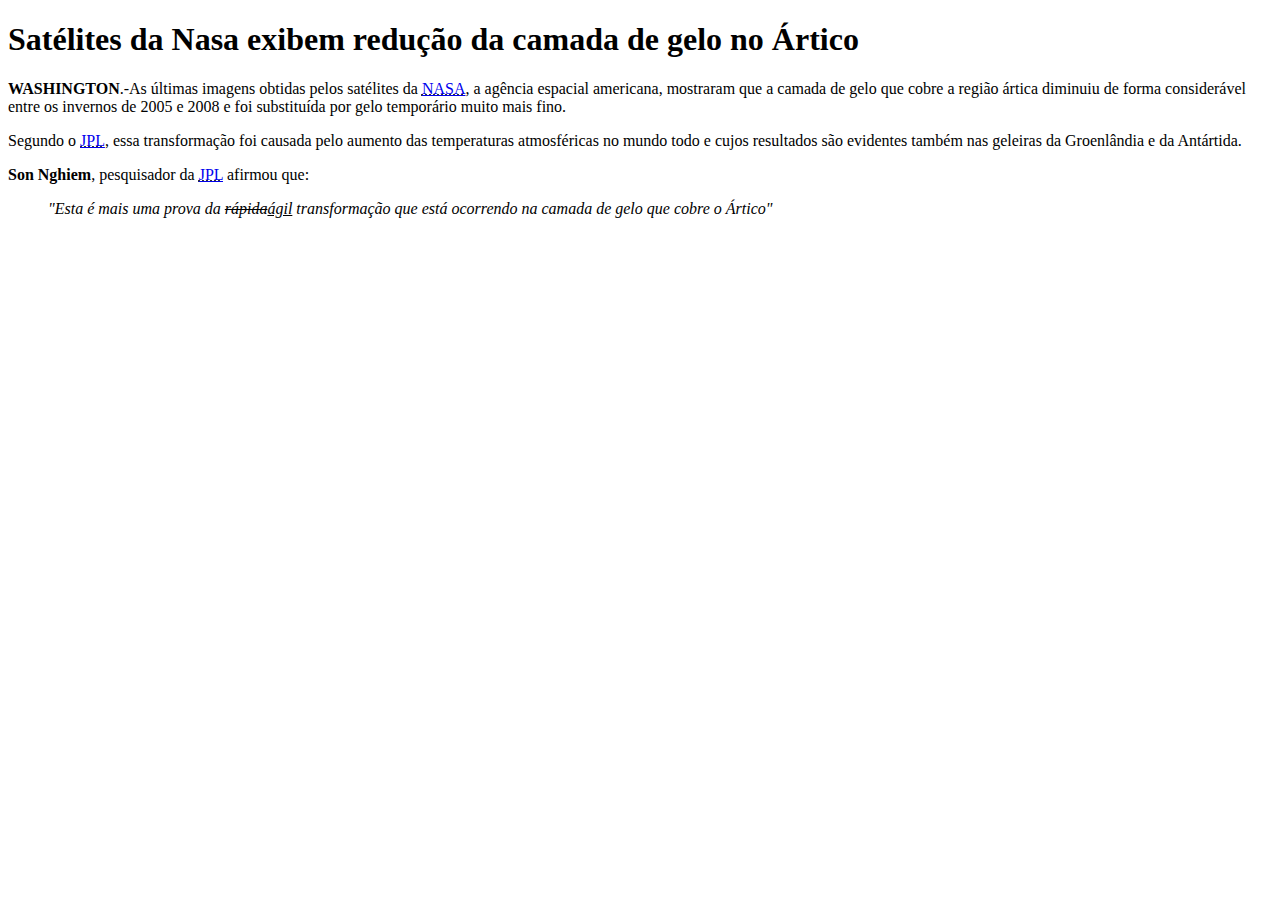
<file: exercicio_01/index.html>
<!DOCTYPE html>
<html lang="pt-br">
<head>
  <meta charset="UTF-8">
  <title>Exercício 01 - HTML</title>
</head>
  <body>
    <h1><strong>Satélites da Nasa exibem redução da camada de gelo no Ártico</strong></h1>
        <p><b>WASHINGTON</b>.-As últimas imagens obtidas pelos satélites da <abbr title="National Aeronautics and Space Administration"> 
        <a href="https://www.nasa.gov/">NASA</a></abbr>, a agência espacial americana, mostraram que a camada de gelo que cobre a região 
        ártica diminuiu de forma considerável entre os invernos de 2005 e 2008 e foi substituída por gelo temporário muito mais fino.</p>
        
        <p>Segundo o <abbr title="Jet Propulsion Laboratory"> <a href="https://www.jpl.nasa.gov/">JPL</a></abbr>, essa transformação foi 
        causada pelo aumento das temperaturas atmosféricas no mundo todo e cujos resultados são evidentes também nas geleiras da Groenlândia e da Antártida.</p>
        
        <p><strong>Son Nghiem</strong>, pesquisador da <abbr title="Jet Propulsion Laboratory"> <a href="https://www.jpl.nasa.gov/">JPL</a></abbr> afirmou que:</p>

        <blockquote><cite>"Esta é mais uma prova da <del>rápida</del><u>ágil</u> transformação que está ocorrendo na camada de gelo que cobre o Ártico"</cite></blockquote>   
  </body>
</html>
</file>
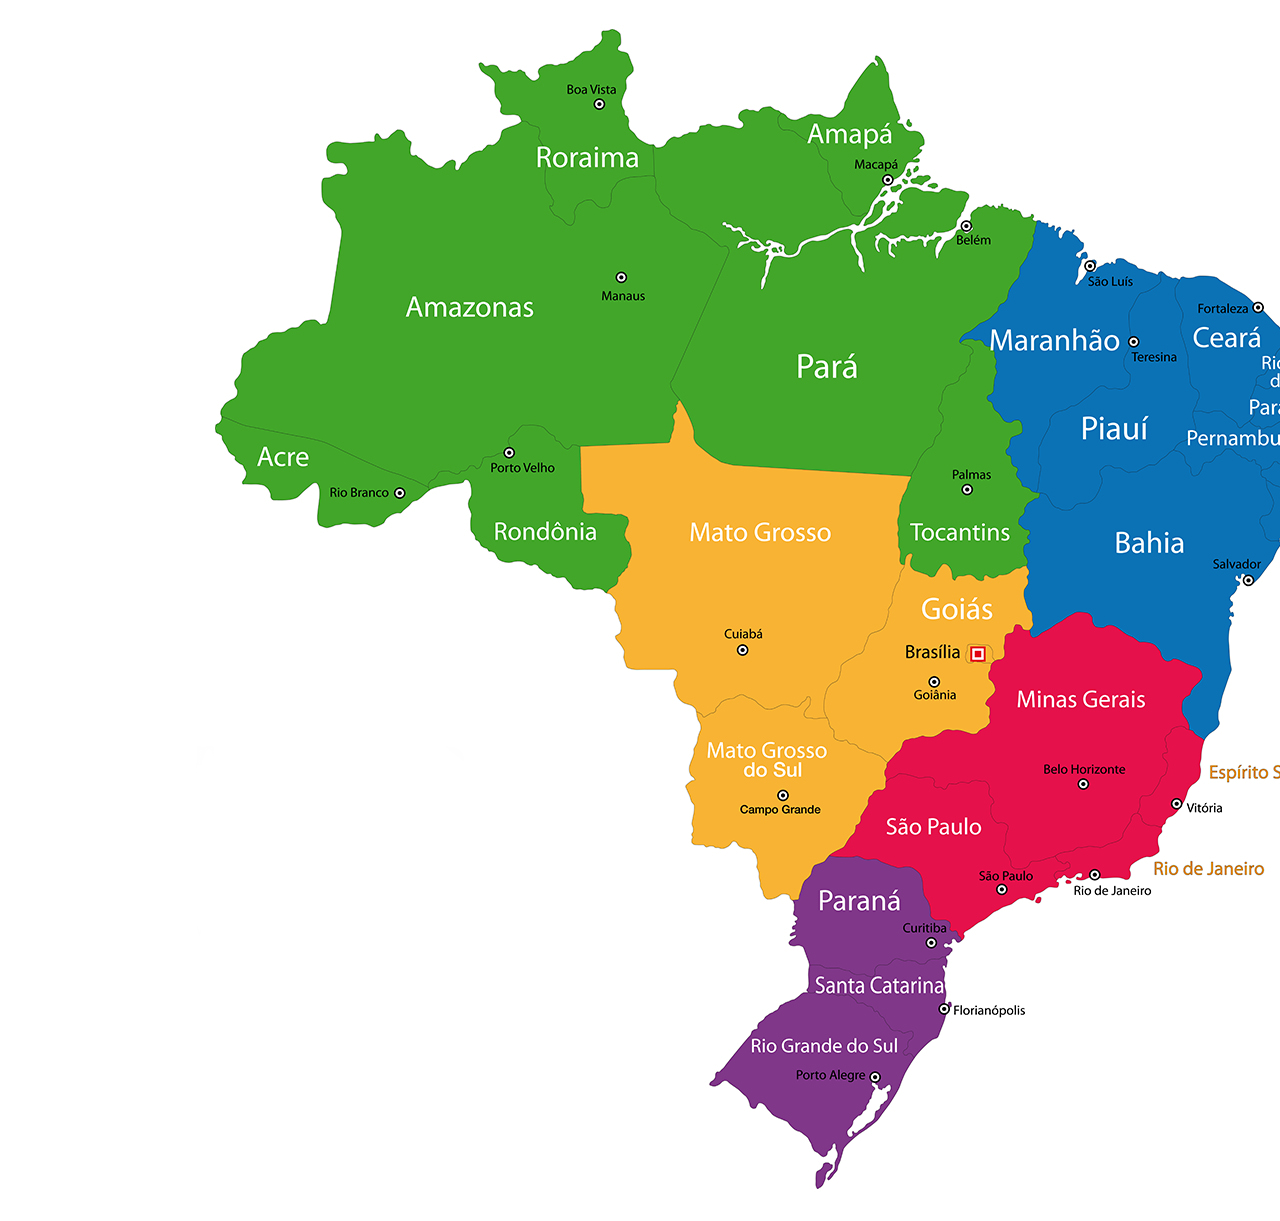
<file: exercicio_03/index.html>
<html lang="pt-br">
  <head>
    <meta charset="UTF-8">
    <meta http-equiv="X-UA-Compatible" content="IE=edge">
    <meta name="viewport" content="width=device-width, initial-scale=1.0">
    <title>Exercício 03 - Tags Imagens e Mapeamento de ImagensTarefa</title>
  </head>
  <body>
    <img src="Imagem Mapa Brasil.png" usemap="#image_map">
    <map name="image_map">
      <area alt="Norte" title="Norte" href="https://pt.wikipedia.org/wiki/Região_Norte_do_Brasil" coords="1021,558 889,543 906,460 723,459 666,384 662,432 570,435 577,505 620,510 605,577 474,533 462,466 320,513 310,467 232,476 238,347 326,315 336,136 455,165 526,119 480,60 605,32 623,127 655,143 733,122 782,113 832,113 869,53 912,140 974,202 1023,212 1021,250 960,328 983,340 984,384 997,421 1018,487 " shape="polygon">
      <area alt="Centro-Oeste" title="Centro-Oeste" href="https://pt.wikipedia.org/wiki/Região_Centro-Oeste_do_Brasil" coords="786,894 867,782 924,710 970,722 1016,565 949,574 899,563 882,526 898,471 692,464 673,402 660,441 574,444 577,499 627,505 621,581 600,586 616,653 676,664 690,698 692,830 749,837 758,887 " shape="polygon">
      <area alt="Nordeste " title="Nordeste " href="https://pt.wikipedia.org/wiki/Região_Nordeste_do_Brasil" coords="1195,728 1220,664 1223,559 1246,570 1280,508 1338,462 1347,411 1337,352 1287,336 1209,273 1124,267 1115,253 1064,281 1067,235 1030,214 1014,267 961,326 988,335 988,391 1020,420 1004,443 1020,478 1037,490 1021,506 1030,620 1073,598 1195,662 1174,698 " shape="polygon">
      <area alt="Sudeste" title="Sudeste" href="https://pt.wikipedia.org/wiki/Região_Sudeste_do_Brasil" coords="956,926 1046,875 1078,871 1121,871 1122,846 1147,844 1151,813 1188,767 1193,735 1168,699 1190,667 1067,607 1030,627 1011,620 988,676 984,724 910,731 866,800 825,846 917,864 926,906 " shape="polygon">
      <area alt="Sul" title="Sul" href="https://pt.wikipedia.org/wiki/Região_Sul_do_Brasil" coords="809,1181 795,1124 708,1071 774,998 802,984 800,936 786,933 804,864 836,853 906,866 924,917 951,931 935,933 944,1006 929,1027 892,1073 " shape="polygon">
    </map>
  </body>
</html>
</file>
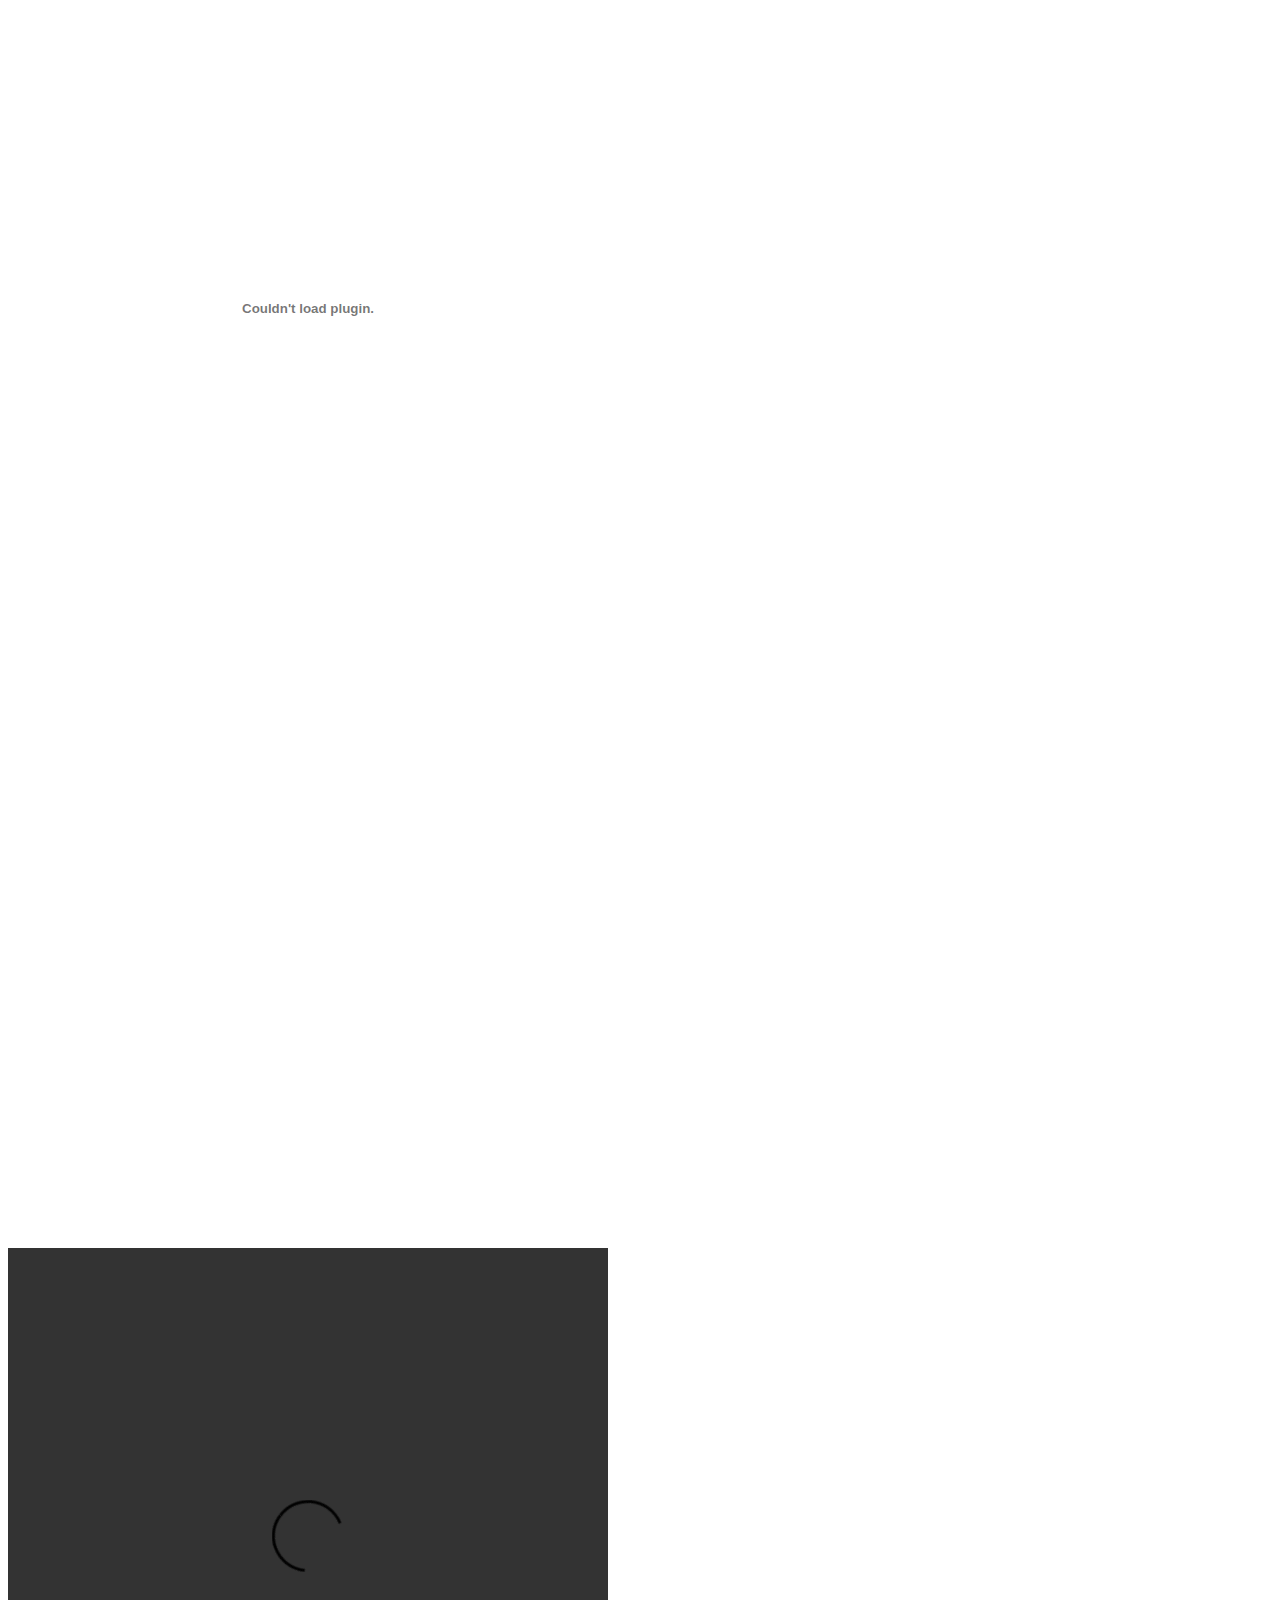
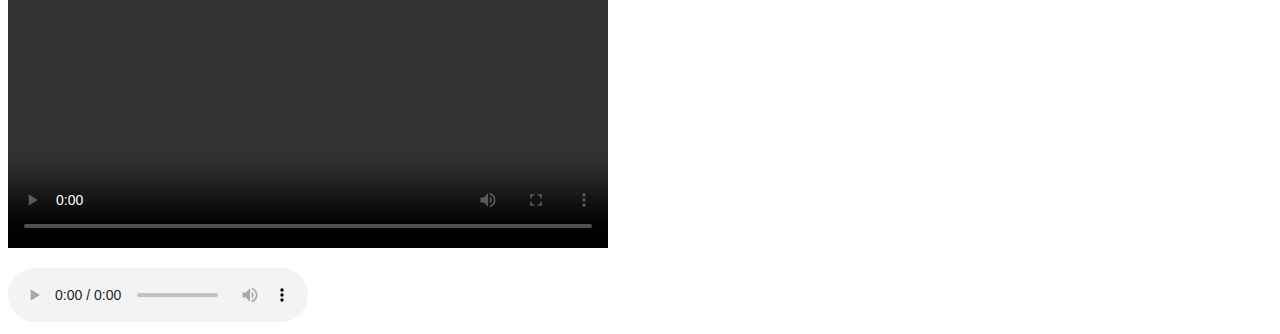
<file: exercicio_04/index.html>
<!DOCTYPE html>
<html lang="en">
<head>
  <meta charset="UTF-8">
  <meta http-equiv="X-UA-Compatible" content="IE=edge">
  <meta name="viewport" content="width=device-width, initial-scale=1.0">
  <title>Document</title>
</head>
<body>
  <object type="application/pdf"
    data="https://www.thecampusqdl.com/uploads/files/pdf_sample_2.pdf"
    width="600"
    height="600">
  </object>
  <p></p>

  <iframe src="https://www.google.com/maps/embed?pb=!1m18!1m12!1m3!1d3705.4903201700763!2d-41.33915858441321!3d-21.761276503470583!2m3!1f0!2f0!3f0!3m2!1i1024!2i768!4f13.1!3m3!1m2!1s0xbdd43f2476c3ad%3A0xb32af6e0cbf8c2f8!2sIFF%20Campos%20Centro!5e0!3m2!1spt-BR!2sbr!4v1633352227828!5m2!1spt-BR!2sbr" 
  width="600" height="600" style="border:0;" 
  allowfullscreen="" loading="lazy"></iframe>
  <p></p>

  <video src="https://dl8.webmfiles.org/big-buck-bunny_trailer.webm" width="600" height="600" controls></video>
  <p></p>

  <audio src="http://stream.live.vc.bbcmedia.co.uk/bbc_world_service " controls></audio>
  
</body>
</html>
</file>
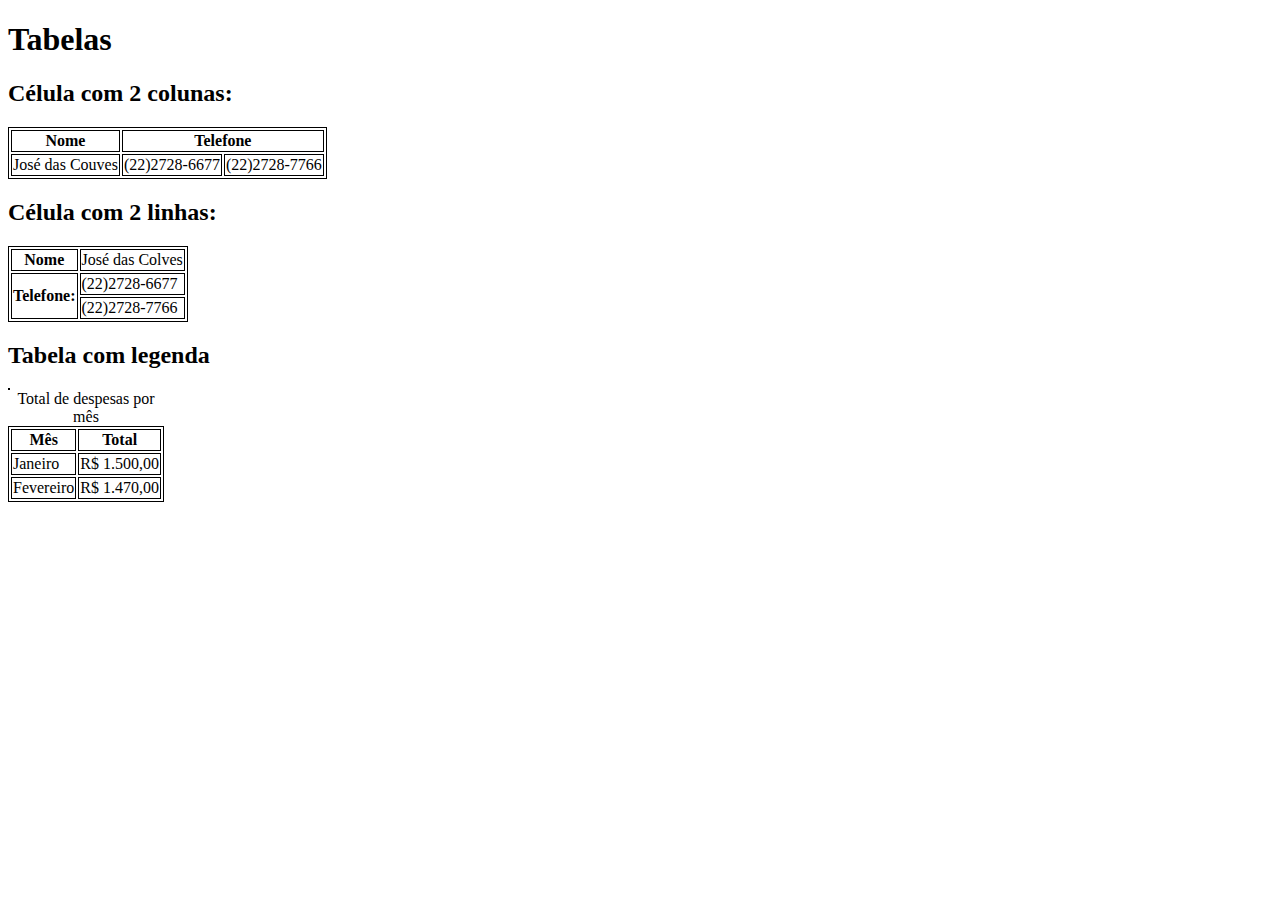
<file: exercicio_05/index.html>
<!DOCTYPE html>
<html lang="en">
<head>
  <meta charset="UTF-8">
  <meta http-equiv="X-UA-Compatible" content="IE=edge">
  <meta name="viewport" content="width=device-width, initial-scale=1.0">
  <title>Document</title>
  <style>
    table, th, td {
      border: 1px solid black;
    }
    </style>
</head>
<body>
  <h1>Tabelas</h1>
  <h2>Célula com 2 colunas:</h2>
  <table>
    <tr>
      <th>Nome</th>
      <th colspan="2">Telefone</th>
    </tr>
    <tr>
      <td>José das Couves</td>
      <td>(22)2728-6677</td>
      <td>(22)2728-7766</td>
    </tr>
  </table>
    <h2>Célula com 2 linhas:</h2>
    <table>
      <tr>
        <th>Nome</th>
        <td>José das Colves</th>
      </tr>
      <tr>
        <th rowspan="2">Telefone:</th>
        <td>(22)2728-6677</td>
      </tr>
      <tr>
        <td>(22)2728-7766</td>
      </tr>
    </table>
    <table>
      <h2>Tabela com legenda</h2>
    <table>
      <caption>Total de despesas por mês</caption>
      <tr>
        <th>Mês</th>
        <th>Total</th>
      </tr>
      <tr>
        <td>Janeiro</th>
        <td>R$ 1.500,00</td>
      </tr>
      <tr>
        <td>Fevereiro</th>
        <td>R$ 1.470,00</td>
      </tr>
  </table>
</body>
</html>
</file>
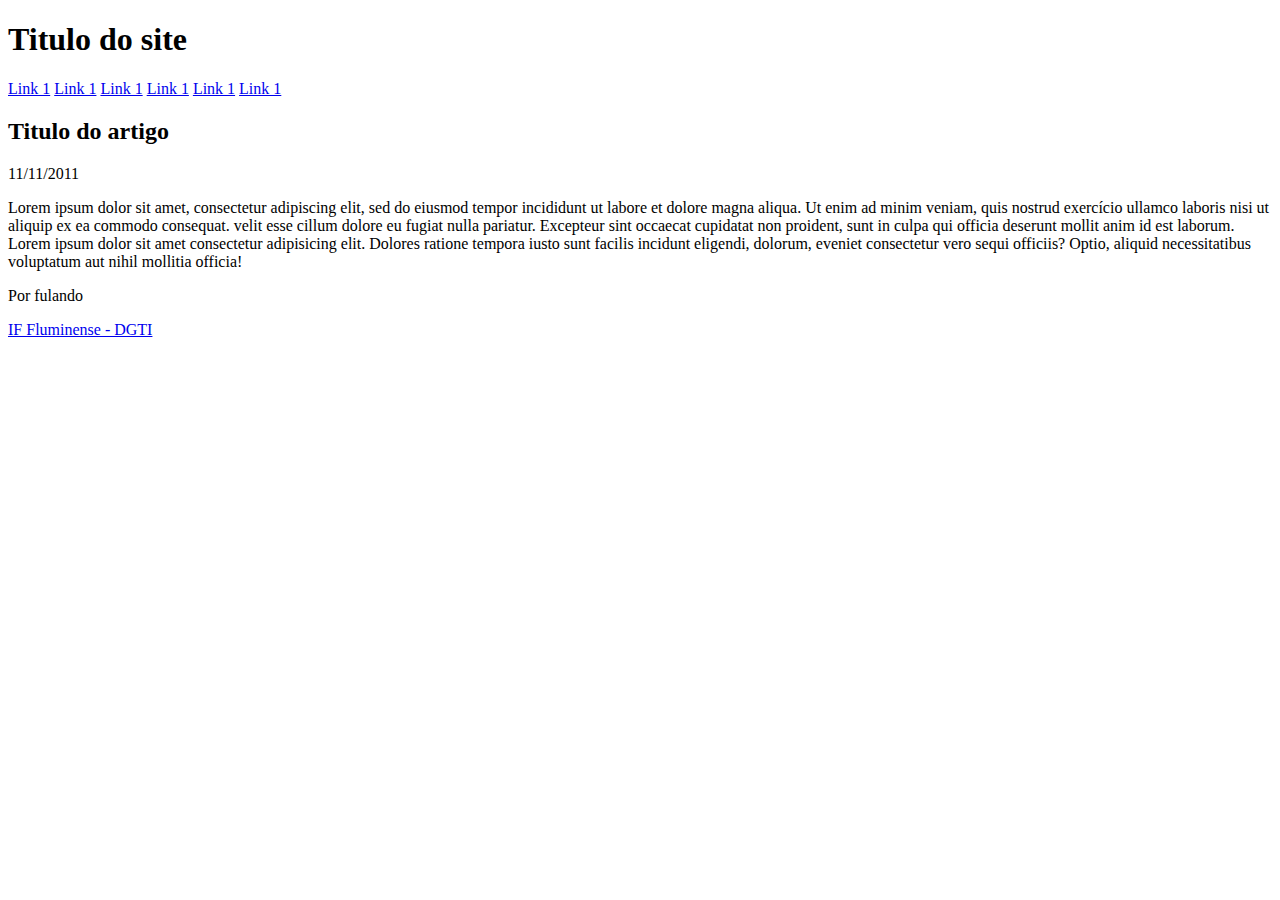
<file: exercicio_06/index.html>
<!DOCTYPE html>
<html lang="pt-br">
<head>
    <meta charset="UTF-8">
    <meta http-equiv="X-UA-Compatible" content="IE=edge">
    <meta name="viewport" content="width=device-width, initial-scale=1.0">
    <title>Exercício 06 - Organização Layout e Tags Semânticas</title>
</head>
<body>
    <div id="container">
        <header>

            <h1>Titulo do site</h1>

            <nav>
                <a href="#">Link 1</a>
                <a href="#">Link 1</a>
                <a href="#">Link 1</a>
                <a href="#">Link 1</a>
                <a href="#">Link 1</a>
                <a href="#">Link 1</a>
            </nav>

        </header>

        <main>
            <article>
                <header>
                    <h2>Titulo do artigo</h2>
                    <p>11/11/2011</p>
                </header>

                
                <p>
                    Lorem ipsum dolor sit amet, consectetur adipiscing elit, sed do eiusmod
                    tempor incididunt ut labore et dolore magna aliqua. Ut enim ad minim 
                    veniam, quis nostrud exercício ullamco laboris nisi ut aliquip ex ea 
                    commodo consequat. velit esse cillum dolore eu fugiat nulla pariatur. 
                    Excepteur sint occaecat cupidatat non proident, sunt in culpa qui 
                    officia deserunt mollit anim id est laborum. Lorem ipsum dolor sit 
                    amet consectetur adipisicing elit. Dolores ratione tempora iusto sunt
                    facilis incidunt eligendi, dolorum, eveniet consectetur vero sequi 
                    officiis? Optio, aliquid necessitatibus voluptatum aut nihil mollitia officia!
                </p>
                

                <footer>
                    <p>Por fulando</p>
                </footer>
            </article>

        </main>

        <footer>
            <span>
                <a href="#">IF Fluminense - DGTI</a>
            </span>
        </footer>

    </div>
</body>

</html>
</file>
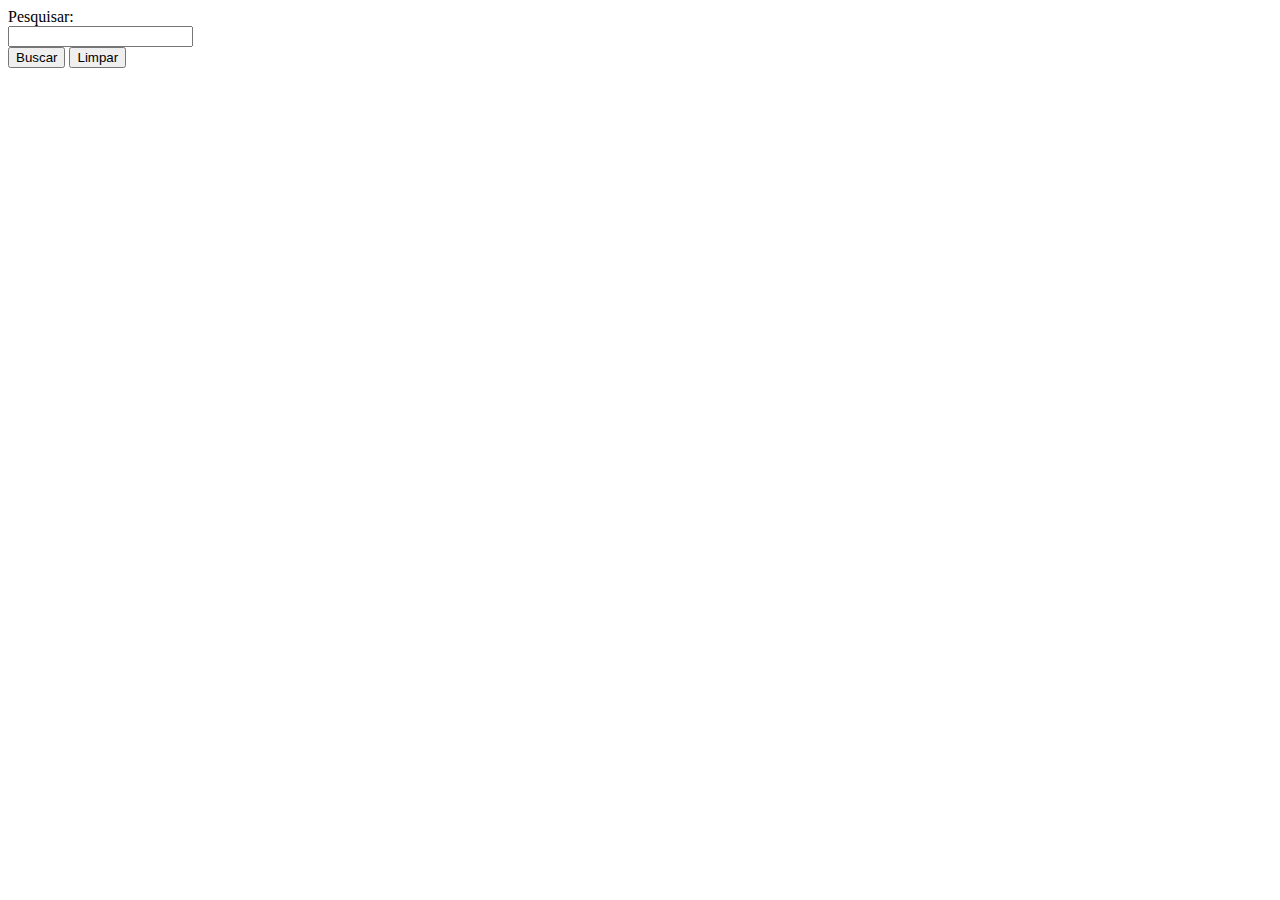
<file: exercicio_07/index.html>
<!DOCTYPE html>
<html lang="pt-br">
<head>
  <meta charset="UTF-8">
  <meta http-equiv="X-UA-Compatible" content="IE=edge">
  <meta name="viewport" content="width=device-width, initial-scale=1.0">
  <title>Exercicio 07 Formulário Básico</title>
</head>
<body>
    <form method="get" action="https://www.google.com/search"  >
        <label for="busca">Pesquisar:</label>
        <br>
        <input type="search" id="busca" name="q">
        <br>
        <button type="submit">Buscar</button>
        <button type="reset">Limpar</button>
    </form>
</body>
</html>
</file>
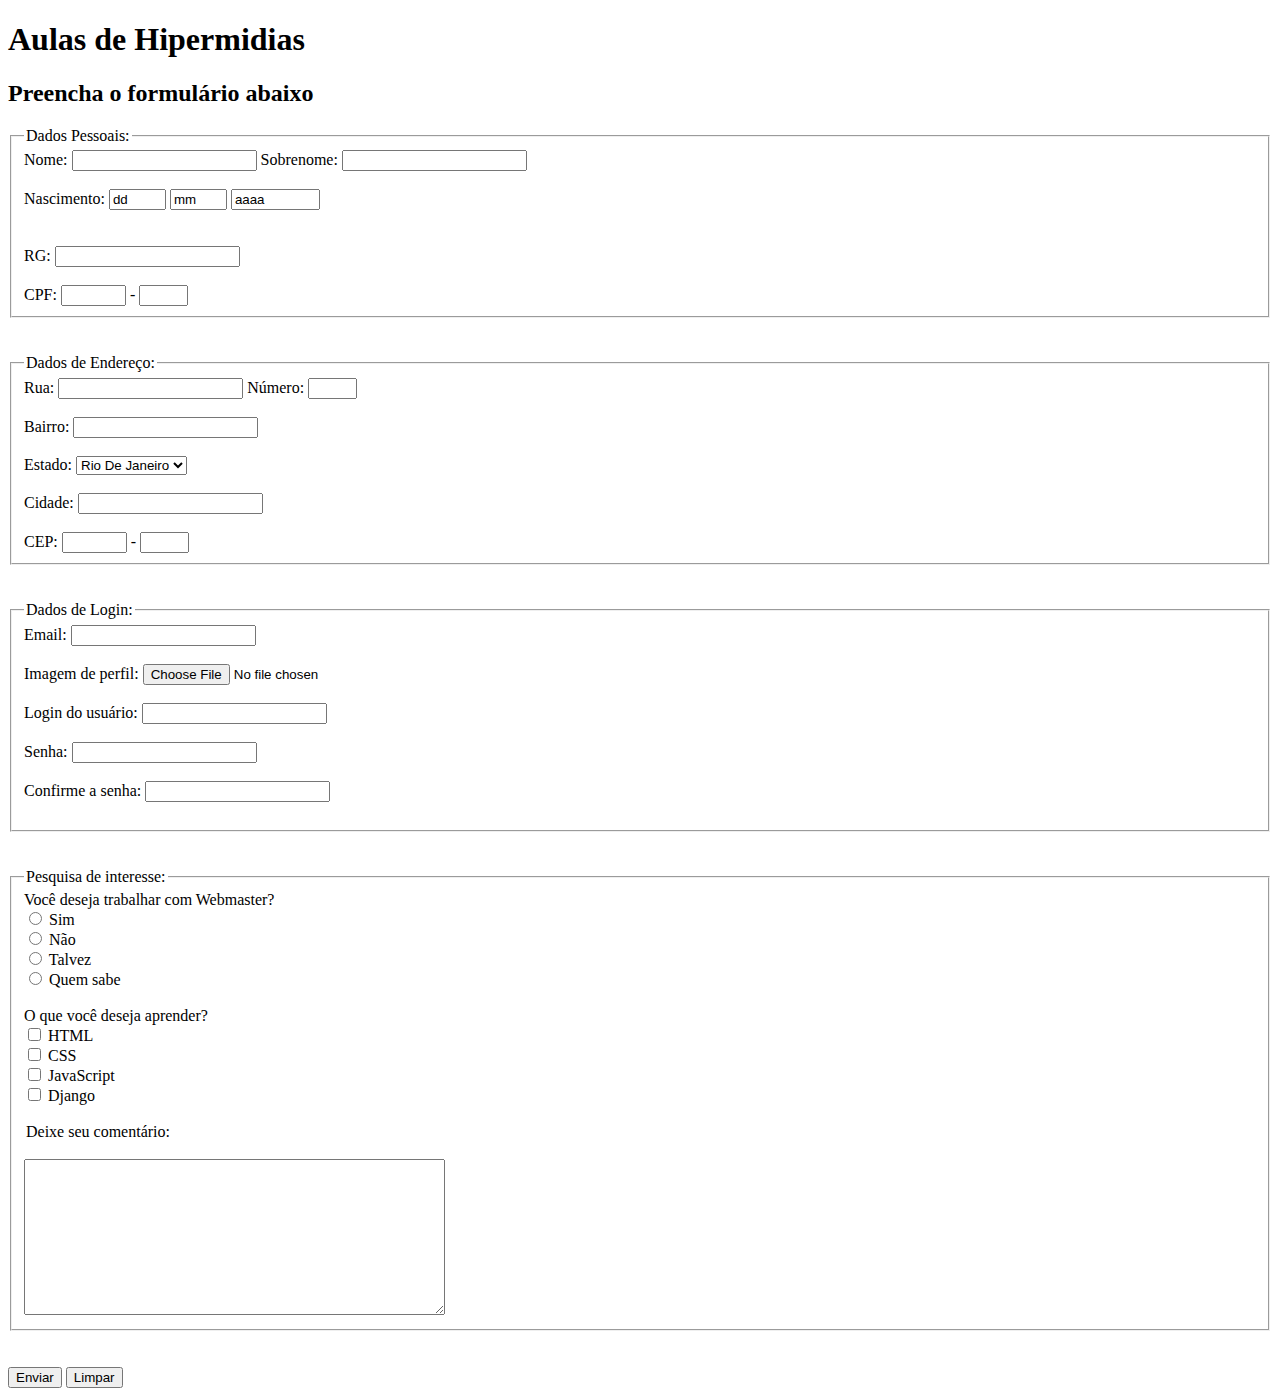
<file: exercicio_08/index.html>
<!DOCTYPE html>
<html lang="pt-br">
<head>
  <meta charset="UTF-8">
  <meta http-equiv="X-UA-Compatible" content="IE=edge">
  <meta name="viewport" content="width=device-width, initial-scale=1.0">
  <title>Formulário Avançado</title>
</head>
<body>
      <h1>Aulas de Hipermidias</h1>
      <h2>Preencha o formulário abaixo</h2>
      <form method="post">
          <fieldset>
            <legend>Dados Pessoais:</legend>
            <label for="name">Nome: </label>
            <input type="text" name=”nome” id=”name” spellcheck="false">
            <label for="sobrenome">Sobrenome: </label>
            <input type="text" name="sobrenome" id="sobrenome">
            <br><br>

            <label for="nascimento">Nascimento:</label>
            <input type="text" id="nascimento" value="dd" size="4">
            <input type="text" value="mm" size="4">
            <input type="text" value="aaaa" size="8"><br>
            <br><br>
            
            <label for="rg">RG:</label>
            <input type="text" name="rg" id="rg">
            <br><br>
            
            <label for="cpf">CPF:</label>
            <input type="text" name="cpf" id="cpf" size="5"> - <input type="text" name="cpf2" id="cpf2" size="3">
          </fieldset>
          
          <br><br>
          
          <fieldset>
              <legend>Dados de Endereço:</legend>
              <label for="rua">Rua: </label>
              <input type="text" name=”rua” id=”rua”>
              <label for="numero">Número: </label>
              <input type="text" name="numero" id="numero" size="3"><br><br>
              <label for="bairro">Bairro:</label>
              <input type="text" name="bairro" id="bairro">
              <br><br>

              <label for="uf">Estado: </label>
              <select id="uf">
                <option value="rio De janeiro">Rio De Janeiro</option>
                <option value="sao paulo">São Paulo</option>
                <option value="espirito santo">Espírito Santo</option>
                <option value="Outros">Outros</option>
              </select>
              <br/><br>

              <label for="cidade">Cidade:</label>
              <input type="text" name="cidade" id="cidade">
              <br><br>
              <label for="cep">CEP:</label>
              <input type="text" name="cep" id="cep" size="5"> - <input type="text" name="cep2" id="cep2" size="3">
          </fieldset>
          <br><br>
          <fieldset>
              <legend>Dados de Login:</legend>
              <label for="email">Email: </label>
              <input type="email" name=”email” id=”email”>
              <br><br>
              <label for="imagem">Imagem de perfil: </label>
              <input type="file" name="imagem" id="imagem">
              <br><br>
              <label for="login">Login do usuário:</label>
              <input type="text" name="login" id="login">
              <br><br>
              <label for="senha">Senha:</label>
              <input type="password" name="senha" id="senha">
              <br><br>
              <label for="senha2">Confirme a senha:</label>
              <input type="password" name="senha2" id="senha2">
              <br><br>
          </fieldset>
          <br><br>
          <fieldset>
              <legend>Pesquisa de interesse:</legend>
              <label for="Pesquisa">Você deseja trabalhar com Webmaster? </label>
              <br>
              <input type="radio" id="sim" name="trabalha" value="sim">
              <label for="sim">Sim</label>
              <br>
              <input type="radio" id="nao" name="trabalha" value="nao">
              <label for="nao">Não</label>
              <br>
              <input type="radio" id="talvez" name="trabalha" value="talvez">
              <label for="talvez">Talvez</label>
              <br>
              <input type="radio" id="qs" name="trabalha" value="qs">
              <label for="qs">Quem sabe</label>
              <br><br>
              <label for="aprender">O que você deseja aprender? </label>
              <br>
              <input type="checkbox" id="html" name="html" value="html">
              <label for="html"> HTML</label>
              <br>
              <input type="checkbox" id="css" name="css" value="css">
              <label for="css">CSS</label>
              <br>
              <input type="checkbox" id="javascript" name="javascript" value="javascript">
              <label for="javascript">JavaScript</label>
              <br>
              <input type="checkbox" id="django" name="django" value="django">
              <label for="django">Django</label>
              <br><br>
              <legend>Deixe seu comentário:</legend>
              <br>
              <textarea rows="10" cols="50" maxlength="500">
              </textarea><br>
          </fieldset>
          <br><br>
            <input type="submit" value="Enviar">   
            <input type="reset" value="Limpar">  
        </form>          
</body>
</html>
</file>
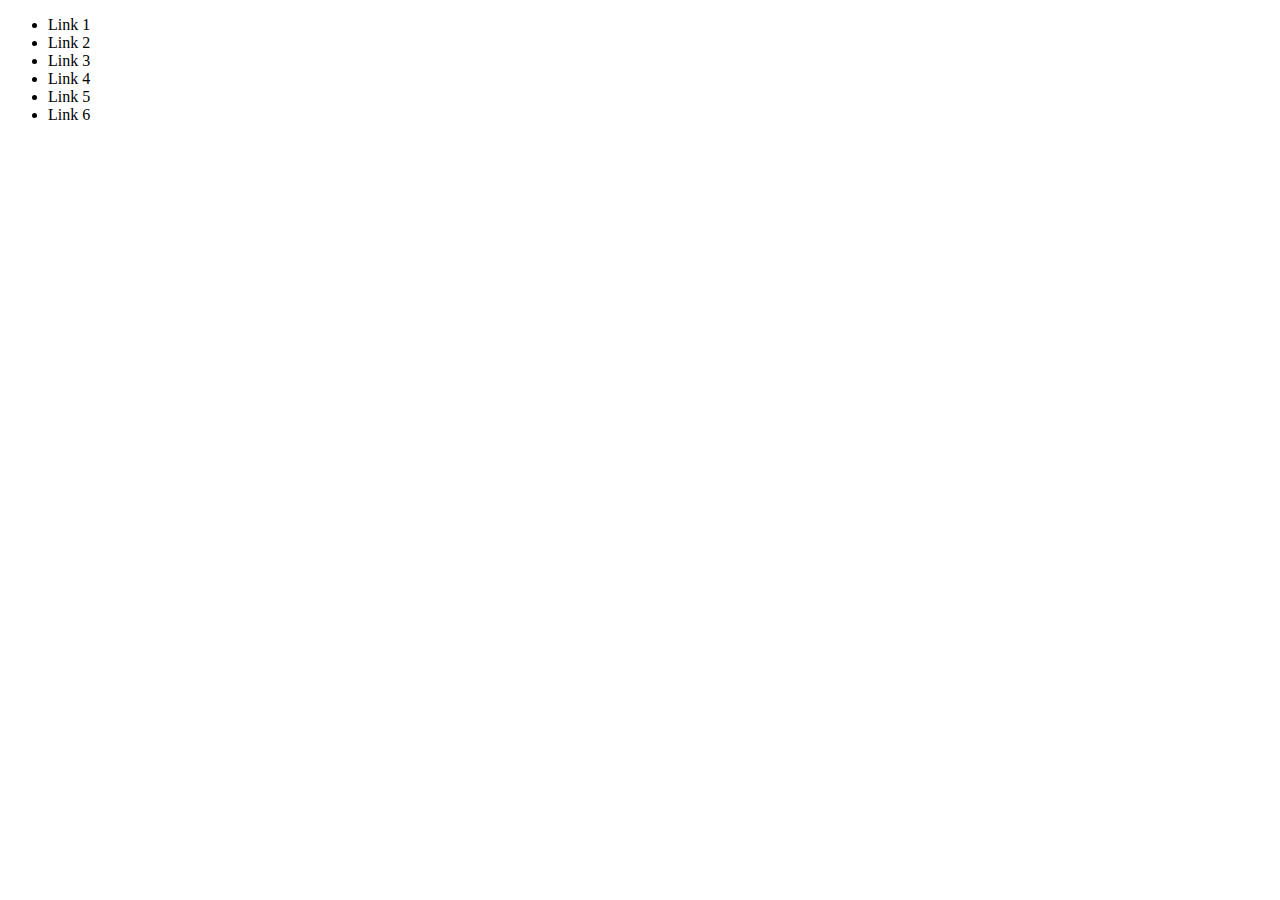
<file: exercicio_10/index.html>
<!DOCTYPE html>
<html lang="pt-br">
  <head>
    <meta charset="utf-8">
    <title>Pseudo Classes e Elementos</title>
    <link rel="stylesheet" href="style.css">
  </head>
  <body>
      <ul class="cssListaUl">
        <li class="cssLista">
          <a class="cssElementos" href="https://www.google.com">Link 1</a>
        </li>
        <li class="cssLista">
          <a  class="cssElementos" href="#2">Link 2</a>
        </li>
        <li class="cssLista">
          <a  class="cssElementos" href="#3">Link 3</a>
        </li>
        <li class="cssLista">
          <a class="cssElementos" href="#4">Link 4</a>
        </li>
        <li class="cssLista">
          <a class="cssElementos" href="#5">Link 5</a>
        </li>
        <li class="cssLista">
          <a class="cssElementos" href="#6">Link 6</a>
        </li>
      </ul>
  </body>
</html>
</file>
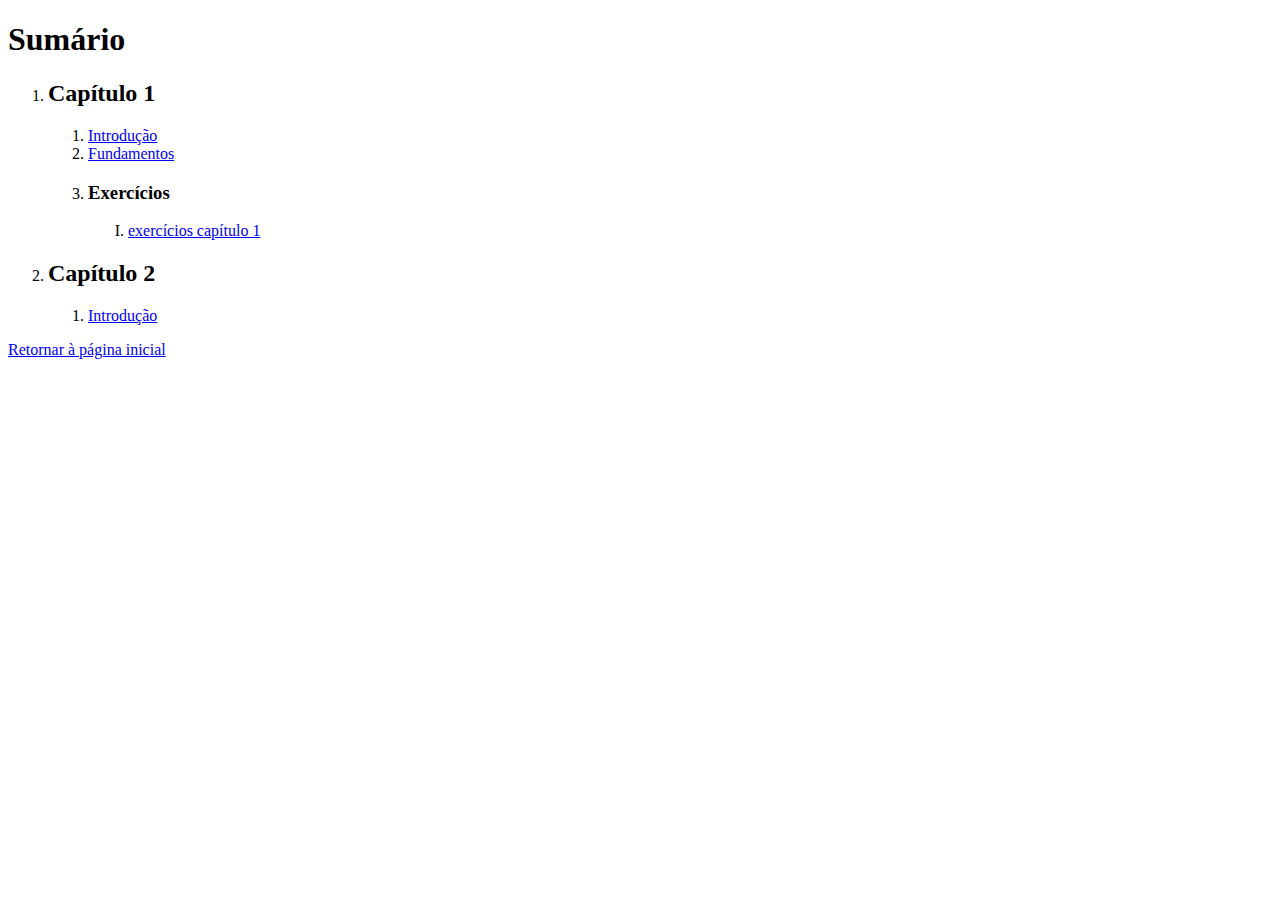
<file: exercicio_02/sumario.html>
<!DOCTYPE html>
<html lang="pt-br">
<head>
    <meta charset="UTF-8">
    <meta http-equiv="X-UA-Compatible" content="IE=edge">
    <meta name="viewport" content="width=device-width, initial-scale=1.0">
    <title>Sumário do curso de Desenvolvimento de Aplicações Hipermídias</title>
</head>

<body>
    <div id="container">
        <h1>Sumário</h1>
        <ol type="1">
            <li>
                <h2>Capítulo 1</h2>
                <ol type="1">
                    <li>
                        <a href="cap1/introduçao.html">Introdução</a>
                    </li>
                    <li>
                        <a href="cap1/fundamentos.html">Fundamentos</a>
                    </li>
                    <li>
                        <h3>Exercícios</h3>
                        <ol type="I">
                            <li>
                                <a href="cap1/exercicios/ex1.html">exercícios capítulo 1</a>
                            </li>
                        </ol>
                    </li>
                </ol>
            </li>
            <li>
                <h2>Capítulo 2</h2>
                <ol type="1">
                    <li>
                        <a href="cap2/introduçao.html">Introdução</a>
                    </li>
                </ol>
            </li>
        </ol>
        <a href="home.html">Retornar à página inicial</a>
    </div>
</body>
</html>
</file>
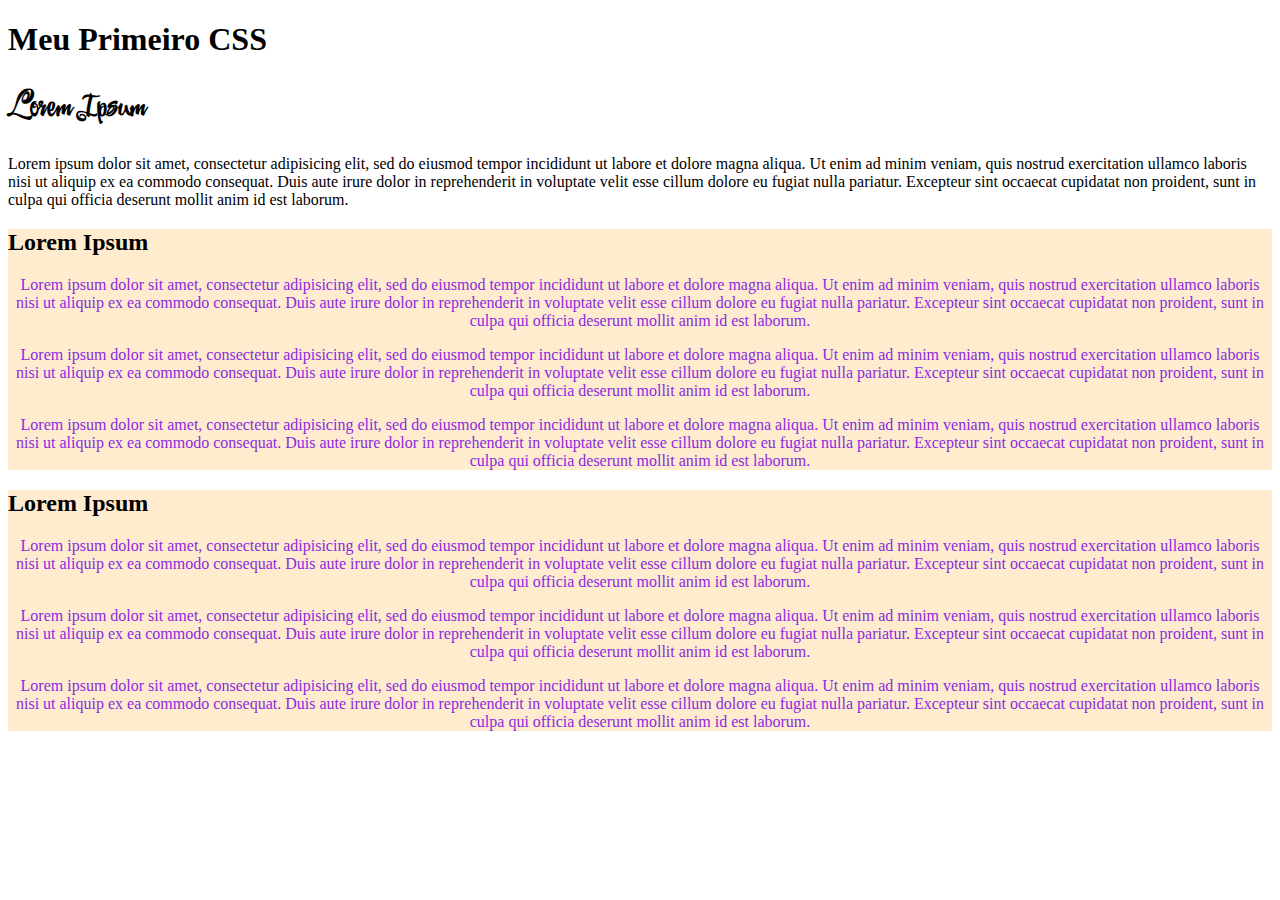
<file: exercicio_09/exercicio09.html>
<!DOCTYPE html>
<html lang="pt-br" dir="ltr">
  <head>
    <meta charset="utf-8">
    <title>CSS Básico</title>
    <link rel="stylesheet" href="style.css">
  </head>
  <body>
    <header>
      <h1>Meu Primeiro CSS</h1>
    </header>
    <main>
      <h1>Lorem Ipsum</h1>
      <p>Lorem ipsum dolor sit amet, consectetur adipisicing elit, sed do eiusmod tempor incididunt ut labore et dolore magna aliqua. Ut enim ad minim veniam, quis nostrud exercitation ullamco laboris nisi ut aliquip ex ea commodo consequat. Duis aute irure dolor in reprehenderit in voluptate velit esse cillum dolore eu fugiat nulla pariatur. Excepteur sint occaecat cupidatat non proident, sunt in culpa qui officia deserunt mollit anim id est laborum.</p>

      <article>
        <h2>Lorem Ipsum</h2>
        <p>Lorem ipsum dolor sit amet, consectetur adipisicing elit, sed do eiusmod tempor incididunt ut labore et dolore magna aliqua. Ut enim ad minim veniam, quis nostrud exercitation ullamco laboris nisi ut aliquip ex ea commodo consequat. Duis aute irure dolor in reprehenderit in voluptate velit esse cillum dolore eu fugiat nulla pariatur. Excepteur sint occaecat cupidatat non proident, sunt in culpa qui officia deserunt mollit anim id est laborum.</p>
        <p>Lorem ipsum dolor sit amet, consectetur adipisicing elit, sed do eiusmod tempor incididunt ut labore et dolore magna aliqua. Ut enim ad minim veniam, quis nostrud exercitation ullamco laboris nisi ut aliquip ex ea commodo consequat. Duis aute irure dolor in reprehenderit in voluptate velit esse cillum dolore eu fugiat nulla pariatur. Excepteur sint occaecat cupidatat non proident, sunt in culpa qui officia deserunt mollit anim id est laborum.</p>
        <p>Lorem ipsum dolor sit amet, consectetur adipisicing elit, sed do eiusmod tempor incididunt ut labore et dolore magna aliqua. Ut enim ad minim veniam, quis nostrud exercitation ullamco laboris nisi ut aliquip ex ea commodo consequat. Duis aute irure dolor in reprehenderit in voluptate velit esse cillum dolore eu fugiat nulla pariatur. Excepteur sint occaecat cupidatat non proident, sunt in culpa qui officia deserunt mollit anim id est laborum.</p>
      </article>

      <article>
        <h2>Lorem Ipsum</h2>
        <p>Lorem ipsum dolor sit amet, consectetur adipisicing elit, sed do eiusmod tempor incididunt ut labore et dolore magna aliqua. Ut enim ad minim veniam, quis nostrud exercitation ullamco laboris nisi ut aliquip ex ea commodo consequat. Duis aute irure dolor in reprehenderit in voluptate velit esse cillum dolore eu fugiat nulla pariatur. Excepteur sint occaecat cupidatat non proident, sunt in culpa qui officia deserunt mollit anim id est laborum.</p>
        <p>Lorem ipsum dolor sit amet, consectetur adipisicing elit, sed do eiusmod tempor incididunt ut labore et dolore magna aliqua. Ut enim ad minim veniam, quis nostrud exercitation ullamco laboris nisi ut aliquip ex ea commodo consequat. Duis aute irure dolor in reprehenderit in voluptate velit esse cillum dolore eu fugiat nulla pariatur. Excepteur sint occaecat cupidatat non proident, sunt in culpa qui officia deserunt mollit anim id est laborum.</p>
        <p>Lorem ipsum dolor sit amet, consectetur adipisicing elit, sed do eiusmod tempor incididunt ut labore et dolore magna aliqua. Ut enim ad minim veniam, quis nostrud exercitation ullamco laboris nisi ut aliquip ex ea commodo consequat. Duis aute irure dolor in reprehenderit in voluptate velit esse cillum dolore eu fugiat nulla pariatur. Excepteur sint occaecat cupidatat non proident, sunt in culpa qui officia deserunt mollit anim id est laborum.</p>
      </article>
    </main>
  </body>
</html>
</file>
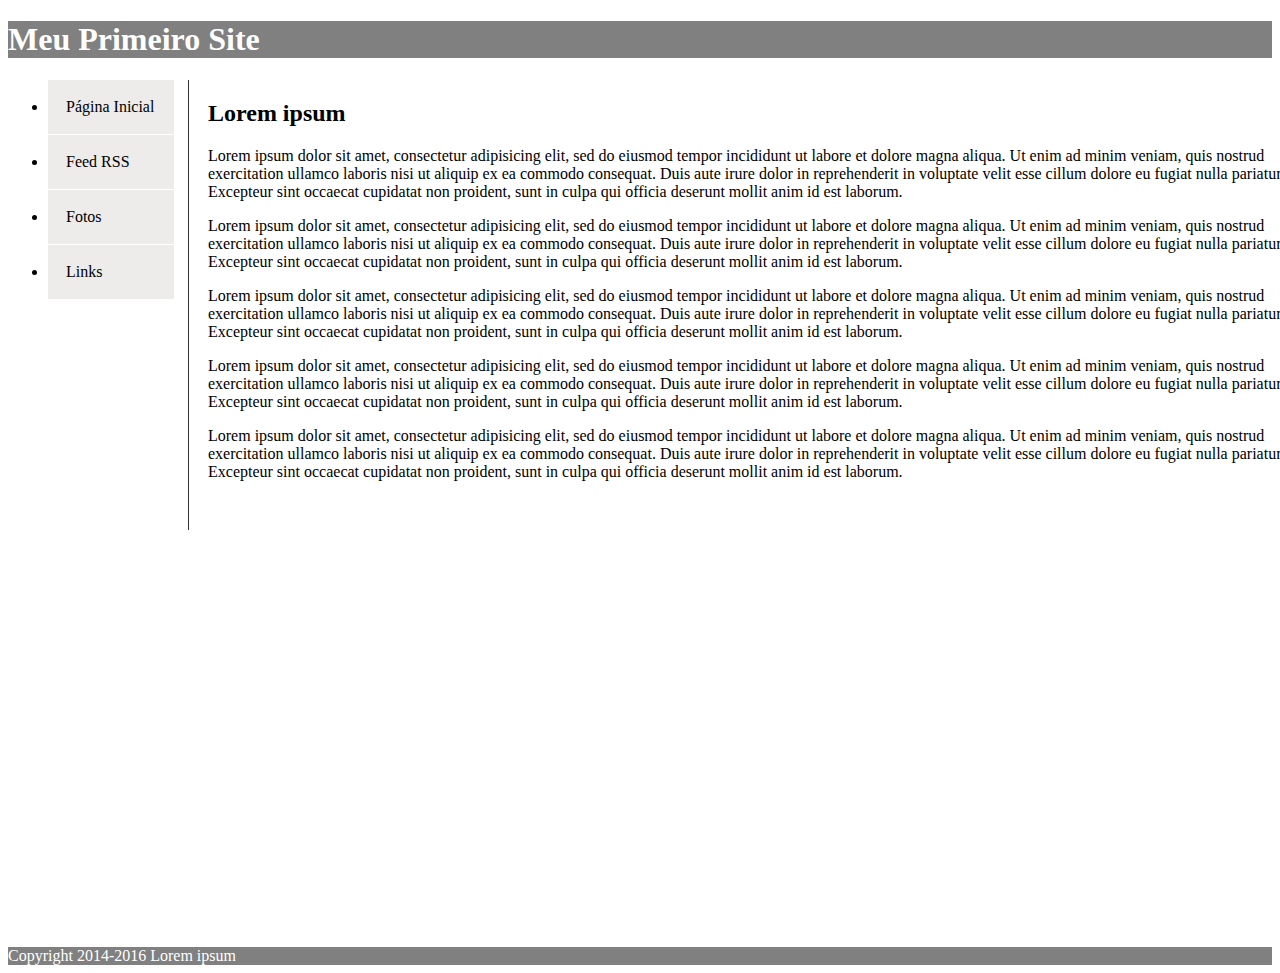
<file: exercicio_12/index (1).html>
<!DOCTYPE html>
<html>
  <head>
    <meta charset="utf-8">
    <title>Minha Primeira Página com CSS</title>
    <link rel="stylesheet" type="text/css" media="screen" href="style.css">
  </head>
  <body>
    <header>
      <h1>Meu Primeiro Site</h1>
    </header>
    <div id="container">
    <nav>
      <ul>
        <li>
          <a href="#">Página Inicial</a>
        </li>
        <li>
          <a href="#">Feed RSS</a>
        </li>
        <li>
          <a href="#">Fotos</a>
        </li>
        <li>
          <a href="#">Links</a>
        </li>
      </ul>
    </nav>
    <section id="principal">
      <h2>Lorem ipsum</h2>
      <p>
        Lorem ipsum dolor sit amet, consectetur adipisicing elit, sed do eiusmod tempor incididunt ut labore et dolore magna aliqua. Ut enim ad minim veniam, quis nostrud exercitation ullamco laboris nisi ut aliquip ex ea commodo consequat. Duis aute irure dolor in reprehenderit in voluptate velit esse cillum dolore eu fugiat nulla pariatur. Excepteur sint occaecat cupidatat non proident, sunt in culpa qui officia deserunt mollit anim id est laborum.
      </p>
      <p>
        Lorem ipsum dolor sit amet, consectetur adipisicing elit, sed do eiusmod tempor incididunt ut labore et dolore magna aliqua. Ut enim ad minim veniam, quis nostrud exercitation ullamco laboris nisi ut aliquip ex ea commodo consequat. Duis aute irure dolor in reprehenderit in voluptate velit esse cillum dolore eu fugiat nulla pariatur. Excepteur sint occaecat cupidatat non proident, sunt in culpa qui officia deserunt mollit anim id est laborum.
      </p>
      <p>
        Lorem ipsum dolor sit amet, consectetur adipisicing elit, sed do eiusmod tempor incididunt ut labore et dolore magna aliqua. Ut enim ad minim veniam, quis nostrud exercitation ullamco laboris nisi ut aliquip ex ea commodo consequat. Duis aute irure dolor in reprehenderit in voluptate velit esse cillum dolore eu fugiat nulla pariatur. Excepteur sint occaecat cupidatat non proident, sunt in culpa qui officia deserunt mollit anim id est laborum.
      </p>
      <p>
        Lorem ipsum dolor sit amet, consectetur adipisicing elit, sed do eiusmod tempor incididunt ut labore et dolore magna aliqua. Ut enim ad minim veniam, quis nostrud exercitation ullamco laboris nisi ut aliquip ex ea commodo consequat. Duis aute irure dolor in reprehenderit in voluptate velit esse cillum dolore eu fugiat nulla pariatur. Excepteur sint occaecat cupidatat non proident, sunt in culpa qui officia deserunt mollit anim id est laborum.
      </p>
      <p>
        Lorem ipsum dolor sit amet, consectetur adipisicing elit, sed do eiusmod tempor incididunt ut labore et dolore magna aliqua. Ut enim ad minim veniam, quis nostrud exercitation ullamco laboris nisi ut aliquip ex ea commodo consequat. Duis aute irure dolor in reprehenderit in voluptate velit esse cillum dolore eu fugiat nulla pariatur. Excepteur sint occaecat cupidatat non proident, sunt in culpa qui officia deserunt mollit anim id est laborum.
      </p>
    </section>
  </div>
    <footer>Copyright 2014-2016 Lorem ipsum</footer>
  </body>
</html>
</file>
<file: exercicio_10/style.css>
.cssElementos{
  text-decoration: none;
  color:black;
}

.cssElementos:active{
  color: darkgreen;
}

.cssElementos:visited{
  color: maroon;
}

.cssElementos:hover{
  background-color: yellow;
}

.cssElementos:selection{
  color: blue;
}
</file>
<file: exercicio_09/style.css>
@import url('https://fonts.googleapis.com/css2?family=Festive&display=swap');

main{
  background-image: url(https://media.istockphoto.com/photos/monochrome-light-textureold-grunge-wall-background-with-dirty-light-picture-id1138247794);
}

main h1{
  font-family: 'festive';
}

article{
  background-color: blanchedalmond;
}

article p{
 color: blueviolet;
 text-align: center;
}
</file>
<file: exercicio_12/style.css>
header {
  background-color:gray;
  color: white;
}

nav {
  display: block;
  width: 180px;
  height: 450px;
  border-right: 1px solid #333333;
}

nav li {
  height: 55px;
}

nav ul li a {
  background: #dfd9d988;
  color: black;
  padding: 18px;
  width: 90px;
  text-decoration: auto;
  display: block;
}

section {
  position: relative;
  left: 200px;
  bottom: 450px;
  width: 1120px;
}

footer {
  background-color: #808080;
  color: white;
  position: relative;
}
</file>
